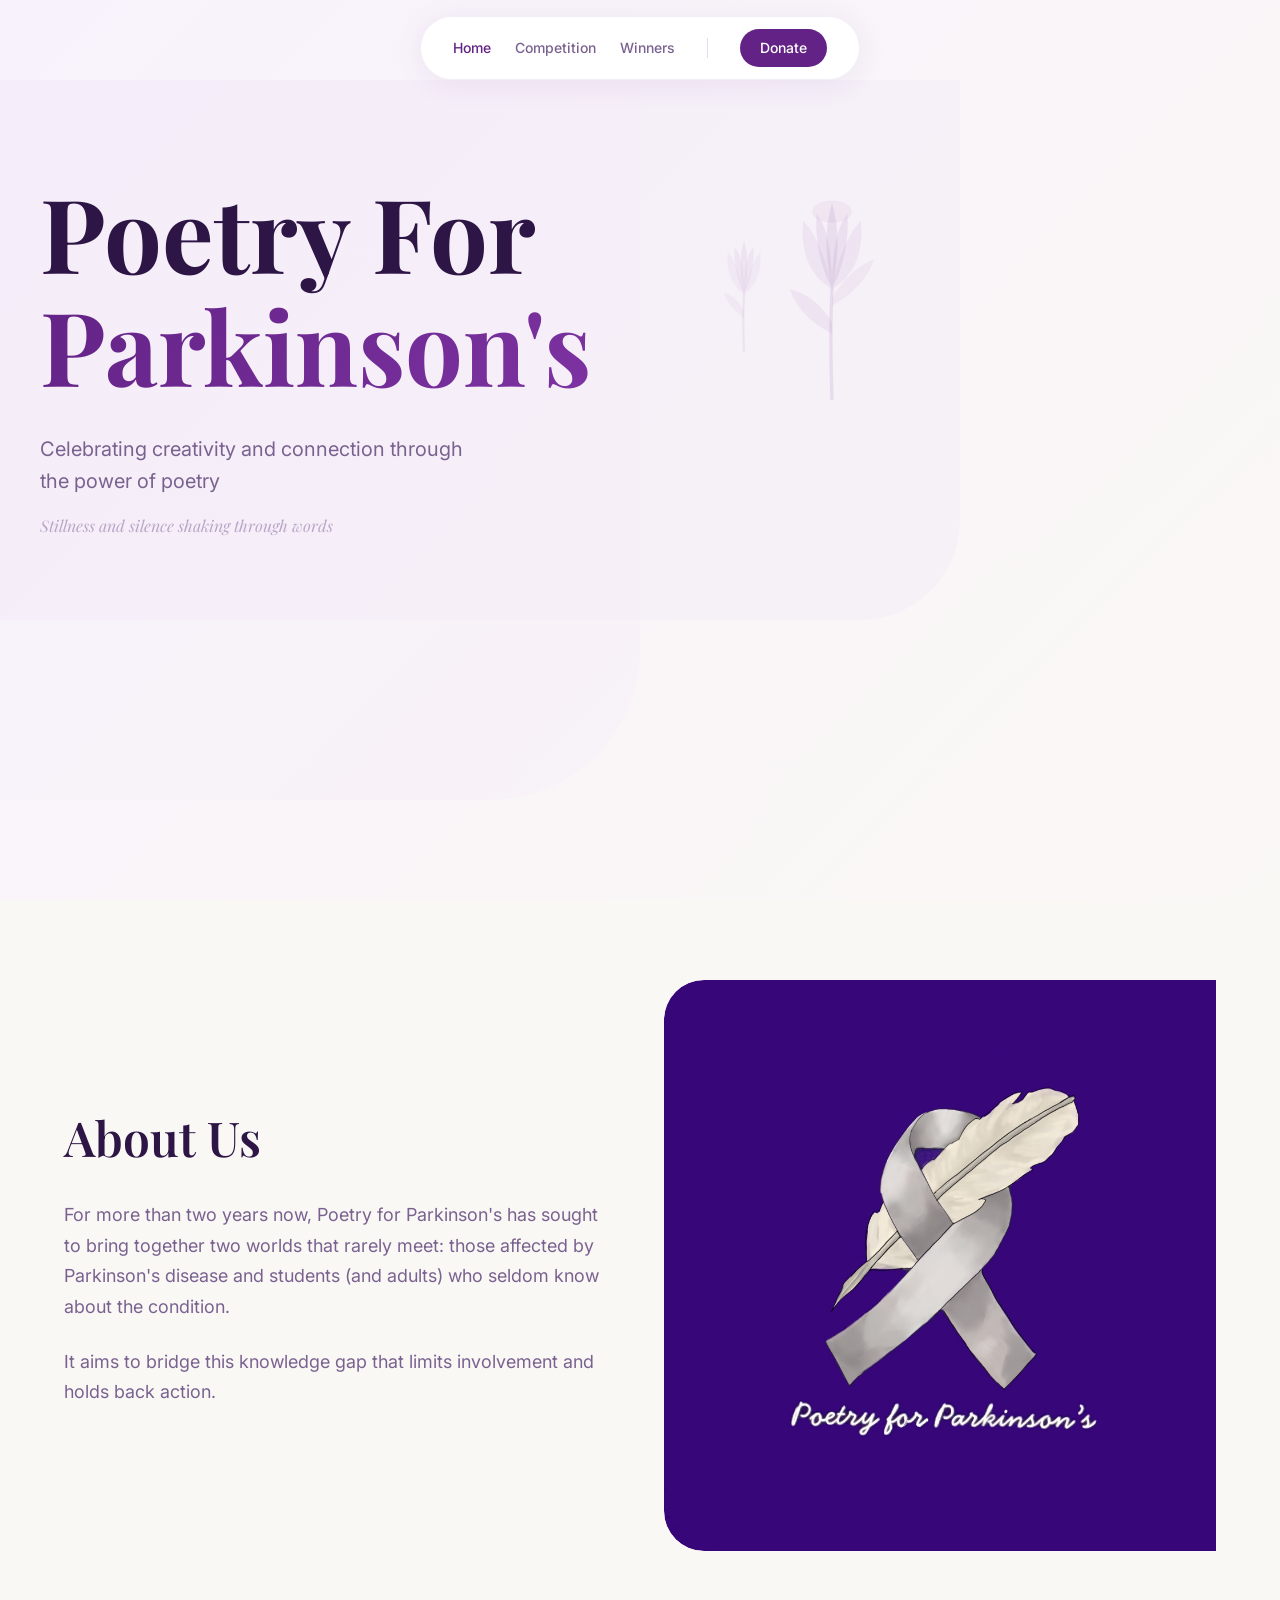
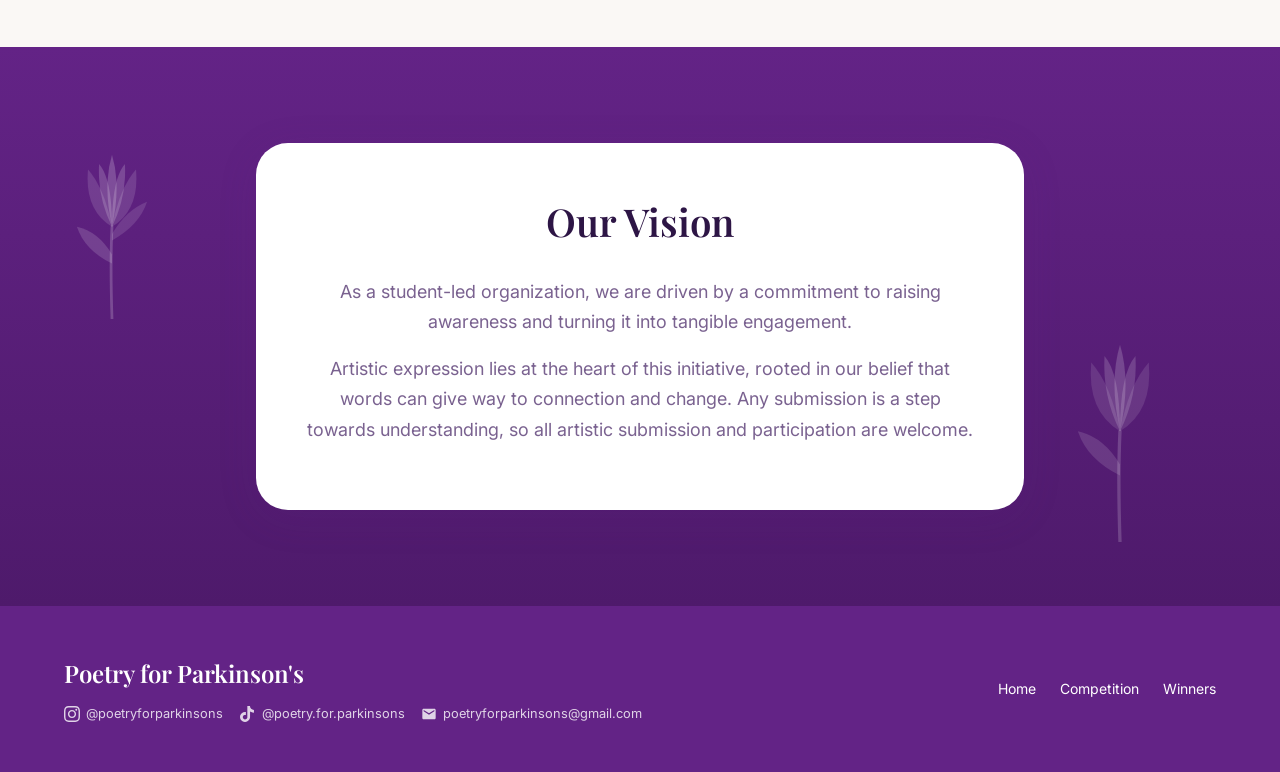
<file: index.html>
<!DOCTYPE html>
<html lang="en">
<head>
  <meta charset="UTF-8" />
  <meta name="viewport" content="width=device-width, initial-scale=1.0" />
  <title>Poetry for Parkinson's</title>
  <meta name="description" content="Celebrating creativity and connection through the power of poetry for the Parkinson's community." />
  <link rel="stylesheet" href="style.css" />
</head>
<body>

  <nav class="nav-floating">
    <div class="nav-inner">
      <div class="nav-links">
        <a href="index.html" class="active">Home</a>
        <a href="competition.html">Competition</a>
        <a href="winners.html">Winners</a>
      </div>
      <div class="nav-divider"></div>
      <a href="donate.html" class="nav-donate">Donate</a>
    </div>
  </nav>

  <section class="hero-section">
    <div class="hero-bg-shape-1">
      <svg class="tulip-svg" style="right:2rem;top:2rem;width:12rem;height:18rem;opacity:0.55" viewBox="0 0 120 260" fill="none" xmlns="http://www.w3.org/2000/svg">
        <path d="M60 260 Q58 200 60 160" stroke="#632386" stroke-opacity="0.18" stroke-width="3" stroke-linecap="round"/>
        <path d="M60 200 Q30 185 22 160 Q45 165 60 190" fill="#632386" fill-opacity="0.10"/>
        <path d="M60 175 Q90 158 98 133 Q75 142 60 168" fill="#632386" fill-opacity="0.08"/>
        <path d="M60 160 Q44 128 46 92 Q60 108 60 160Z" fill="#632386" fill-opacity="0.14"/>
        <path d="M60 160 Q76 128 74 92 Q60 108 60 160Z" fill="#632386" fill-opacity="0.14"/>
        <path d="M60 160 Q30 142 34 98 Q52 118 60 160Z" fill="#632386" fill-opacity="0.10"/>
        <path d="M60 160 Q90 142 86 98 Q68 118 60 160Z" fill="#632386" fill-opacity="0.10"/>
        <path d="M60 160 Q50 115 60 82 Q70 115 60 160Z" fill="#632386" fill-opacity="0.16"/>
        <ellipse cx="60" cy="90" rx="18" ry="10" fill="#632386" fill-opacity="0.08"/>
      </svg>
      <svg class="tulip-svg" style="right:10rem;top:6rem;width:7rem;height:11rem;opacity:0.4" viewBox="0 0 120 260" fill="none" xmlns="http://www.w3.org/2000/svg">
        <path d="M60 260 Q58 210 60 175" stroke="#632386" stroke-opacity="0.18" stroke-width="3" stroke-linecap="round"/>
        <path d="M60 210 Q38 195 30 172 Q50 178 60 200" fill="#632386" fill-opacity="0.10"/>
        <path d="M60 175 Q44 142 46 105 Q60 120 60 175Z" fill="#632386" fill-opacity="0.13"/>
        <path d="M60 175 Q76 142 74 105 Q60 120 60 175Z" fill="#632386" fill-opacity="0.13"/>
        <path d="M60 175 Q32 155 36 112 Q52 132 60 175Z" fill="#632386" fill-opacity="0.09"/>
        <path d="M60 175 Q88 155 84 112 Q68 132 60 175Z" fill="#632386" fill-opacity="0.09"/>
        <path d="M60 175 Q50 128 60 95 Q70 128 60 175Z" fill="#632386" fill-opacity="0.15"/>
      </svg>
    </div>
    <div class="hero-bg-shape-2"></div>
    <div class="container hero-content">
      <div style="max-width:56rem">
        <h1 class="hero-title">
          <span class="line-1">Poetry For</span>
          <span class="line-2">Parkinson's</span>
        </h1>
        <p class="hero-subtitle">Celebrating creativity and connection through the power of poetry</p>
        <p class="hero-slogan">Stillness and silence shaking through words</p>
      </div>
    </div>
  </section>

  <section class="about-section">
    <div class="container">
      <div class="about-grid">
        <div class="about-text">
          <h2>About Us</h2>
          <p>For more than two years now, Poetry for Parkinson's has sought to bring together two worlds that rarely meet: those affected by Parkinson's disease and students (and adults) who seldom know about the condition.</p>
          <p>It aims to bridge this knowledge gap that limits involvement and holds back action.</p>
        </div>
        <div class="split-image" style="padding:0;overflow:hidden;"><img src="[data-uri]" style="width:100%;height:100%;object-fit:cover;border-radius:inherit;" alt="Poetry for Parkinson's logo" /></div>
        </div>
      </div>
    </div>
  </section>

  <section class="vision-section">
    <svg class="tulip-svg" style="left:2rem;top:2rem;width:10rem;height:15rem" viewBox="0 0 120 260" fill="none">
      <path d="M60 260 Q58 200 60 160" stroke="#fff" stroke-opacity="0.2" stroke-width="3" stroke-linecap="round"/>
      <path d="M60 200 Q30 185 22 160 Q45 165 60 190" fill="#fff" fill-opacity="0.15"/>
      <path d="M60 175 Q90 158 98 133 Q75 142 60 168" fill="#fff" fill-opacity="0.12"/>
      <path d="M60 160 Q44 128 46 92 Q60 108 60 160Z" fill="#fff" fill-opacity="0.18"/>
      <path d="M60 160 Q76 128 74 92 Q60 108 60 160Z" fill="#fff" fill-opacity="0.18"/>
      <path d="M60 160 Q30 142 34 98 Q52 118 60 160Z" fill="#fff" fill-opacity="0.13"/>
      <path d="M60 160 Q90 142 86 98 Q68 118 60 160Z" fill="#fff" fill-opacity="0.13"/>
      <path d="M60 160 Q50 115 60 82 Q70 115 60 160Z" fill="#fff" fill-opacity="0.20"/>
    </svg>
    <svg class="tulip-svg" style="right:4rem;bottom:4rem;width:12rem;height:18rem" viewBox="0 0 120 260" fill="none">
      <path d="M60 260 Q58 200 60 160" stroke="#fff" stroke-opacity="0.18" stroke-width="3" stroke-linecap="round"/>
      <path d="M60 200 Q30 185 22 160 Q45 165 60 190" fill="#fff" fill-opacity="0.13"/>
      <path d="M60 160 Q44 128 46 92 Q60 108 60 160Z" fill="#fff" fill-opacity="0.16"/>
      <path d="M60 160 Q76 128 74 92 Q60 108 60 160Z" fill="#fff" fill-opacity="0.16"/>
      <path d="M60 160 Q30 142 34 98 Q52 118 60 160Z" fill="#fff" fill-opacity="0.11"/>
      <path d="M60 160 Q90 142 86 98 Q68 118 60 160Z" fill="#fff" fill-opacity="0.11"/>
      <path d="M60 160 Q50 115 60 82 Q70 115 60 160Z" fill="#fff" fill-opacity="0.18"/>
    </svg>
    <div class="container" style="position:relative;z-index:10">
      <div class="card-curved">
        <h2>Our Vision</h2>
        <p>As a student-led organization, we are driven by a commitment to raising awareness and turning it into tangible engagement.</p>
        <p>Artistic expression lies at the heart of this initiative, rooted in our belief that words can give way to connection and change. Any submission is a step towards understanding, so all artistic submission and participation are welcome.</p>
      </div>
    </div>
  </section>

  <footer class="footer">
    <div class="container">
      <div class="footer-inner">
        <div>
          <h3>Poetry for Parkinson's</h3>
          <div class="footer-social">
            <a href="https://instagram.com/poetryforparkinsons" target="_blank" rel="noopener">
              <svg viewBox="0 0 24 24"><path d="M12 2.163c3.204 0 3.584.012 4.85.07 3.252.148 4.771 1.691 4.919 4.919.058 1.265.069 1.645.069 4.849 0 3.205-.012 3.584-.069 4.849-.149 3.225-1.664 4.771-4.919 4.919-1.266.058-1.644.07-4.85.07-3.204 0-3.584-.012-4.849-.07-3.26-.149-4.771-1.699-4.919-4.92-.058-1.265-.07-1.644-.07-4.849 0-3.204.013-3.583.07-4.849.149-3.227 1.664-4.771 4.919-4.919 1.266-.057 1.645-.069 4.849-.069zm0-2.163c-3.259 0-3.667.014-4.947.072-4.358.2-6.78 2.618-6.98 6.98-.059 1.281-.073 1.689-.073 4.948 0 3.259.014 3.668.072 4.948.2 4.358 2.618 6.78 6.98 6.98 1.281.058 1.689.072 4.948.072 3.259 0 3.668-.014 4.948-.072 4.354-.2 6.782-2.618 6.979-6.98.059-1.28.073-1.689.073-4.948 0-3.259-.014-3.667-.072-4.947-.196-4.354-2.617-6.78-6.979-6.98-1.281-.059-1.69-.073-4.949-.073zm0 5.838c-3.403 0-6.162 2.759-6.162 6.162s2.759 6.163 6.162 6.163 6.162-2.759 6.162-6.163c0-3.403-2.759-6.162-6.162-6.162zm0 10.162c-2.209 0-4-1.79-4-4 0-2.209 1.791-4 4-4s4 1.791 4 4c0 2.21-1.791 4-4 4zm6.406-11.845c-.796 0-1.441.645-1.441 1.44s.645 1.44 1.441 1.44c.795 0 1.439-.645 1.439-1.44s-.644-1.44-1.439-1.44z"/></svg>
              @poetryforparkinsons
            </a>
            <a href="https://tiktok.com/@poetry.for.parkinsons" target="_blank" rel="noopener">
              <svg viewBox="0 0 24 24"><path d="M12.525.02c1.31-.02 2.61-.01 3.91-.02.08 1.53.63 3.09 1.75 4.17 1.12 1.11 2.7 1.62 4.24 1.79v4.03c-1.44-.05-2.89-.35-4.2-.97-.57-.26-1.1-.59-1.62-.93-.01 2.92.01 5.84-.02 8.75-.08 1.4-.54 2.79-1.35 3.94-1.31 1.92-3.58 3.17-5.91 3.21-1.43.08-2.86-.31-4.08-1.03-2.02-1.19-3.44-3.37-3.65-5.71-.02-.5-.03-1-.01-1.49.18-1.9 1.12-3.72 2.58-4.96 1.66-1.44 3.98-2.13 6.15-1.72.02 1.48-.04 2.96-.04 4.44-.99-.32-2.15-.23-3.02.37-.63.41-1.11 1.04-1.36 1.75-.21.51-.15 1.07-.14 1.61.24 1.64 1.82 3.02 3.5 2.87 1.12-.01 2.19-.66 2.77-1.61.19-.33.4-.67.41-1.06.1-1.79.06-3.57.07-5.36.01-4.03-.01-8.05.02-12.07z"/></svg>
              @poetry.for.parkinsons
            </a>
            <a href="/cdn-cgi/l/email-protection#61110e04151318070e131100130a080f120e0f1221060c00080d4f020e0c">
              <svg viewBox="0 0 24 24"><path d="M20 4H4c-1.1 0-2 .9-2 2v12c0 1.1.9 2 2 2h16c1.1 0 2-.9 2-2V6c0-1.1-.9-2-2-2zm0 4l-8 5-8-5V6l8 5 8-5v2z"/></svg>
              <span class="__cf_email__" data-cfemail="f1819e94858388979e838190839a989f829e9f82b1969c90989ddf929e9c">poetryforparkinsons@gmail.com</span>
            </a>
          </div>
        </div>
        <div class="footer-links">
          <a href="index.html">Home</a>
          <a href="competition.html">Competition</a>
          <a href="winners.html">Winners</a>
          <a href="donate.html
</file>
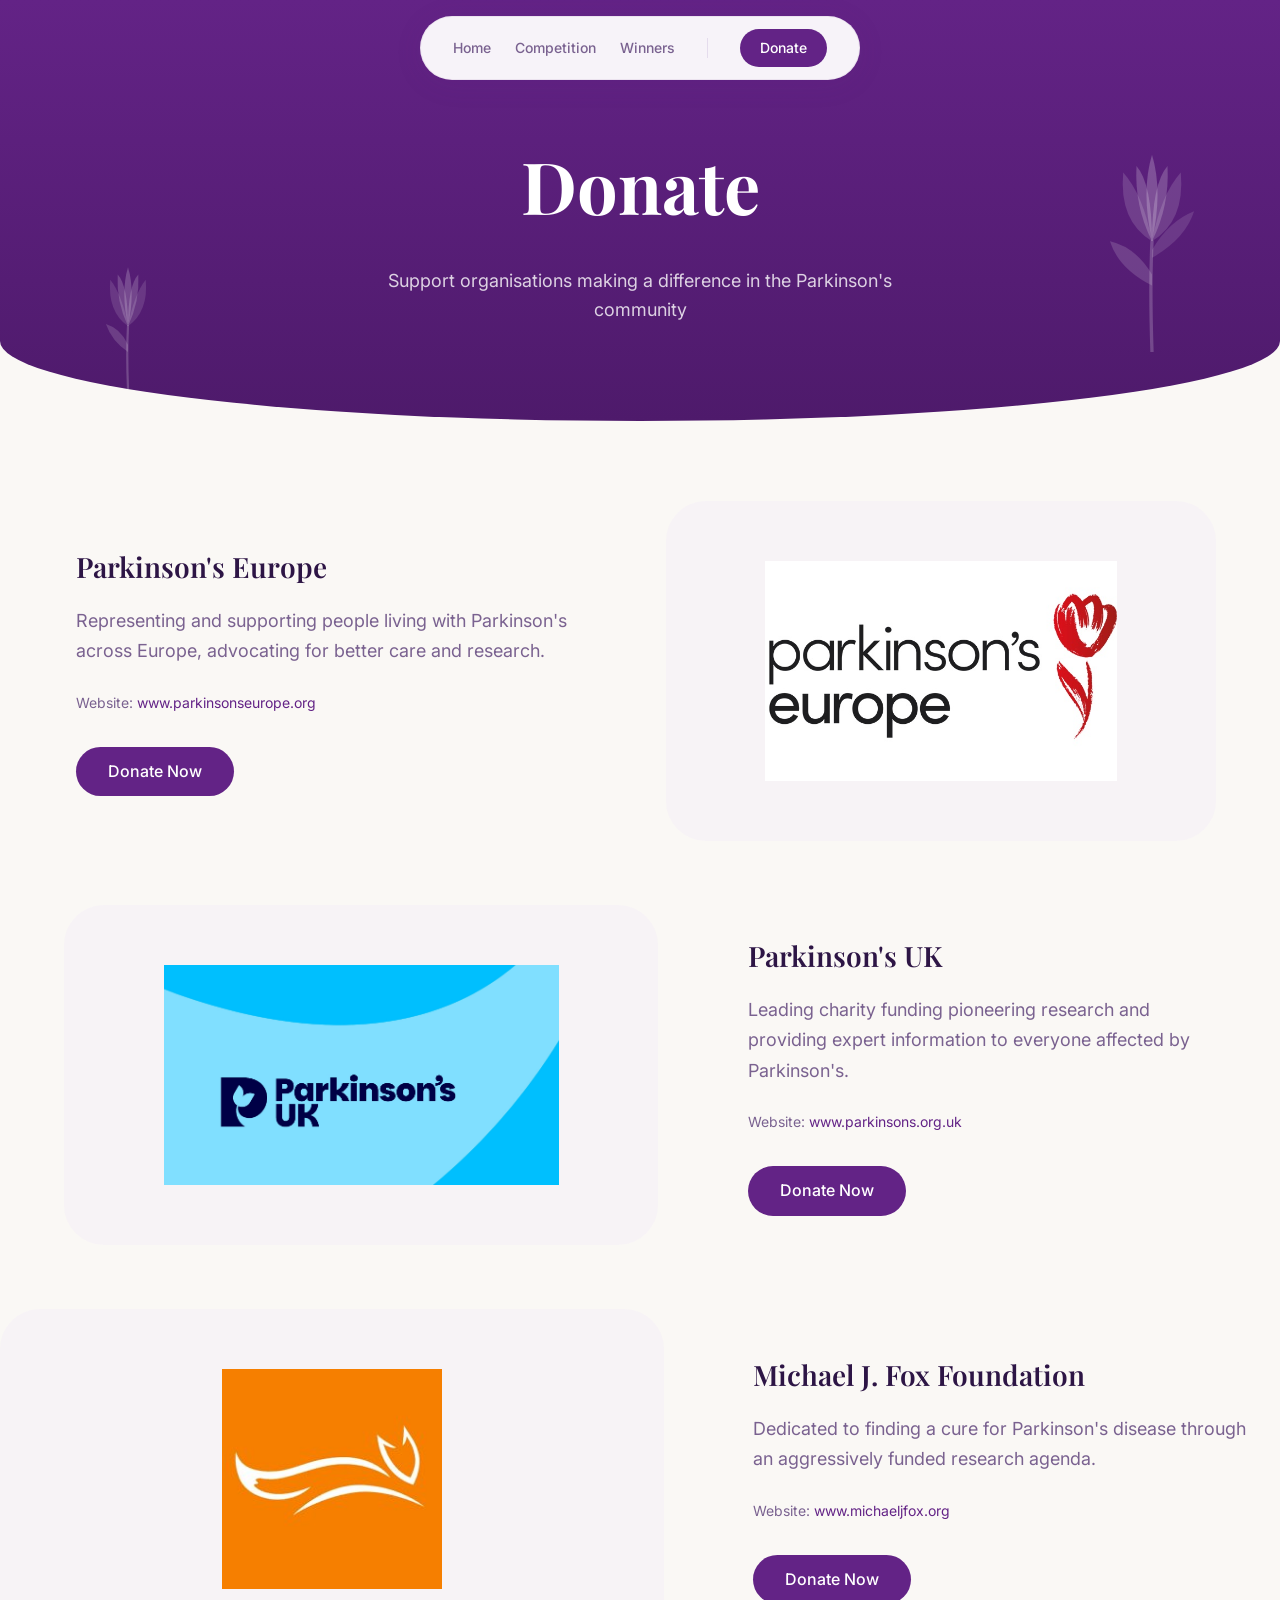
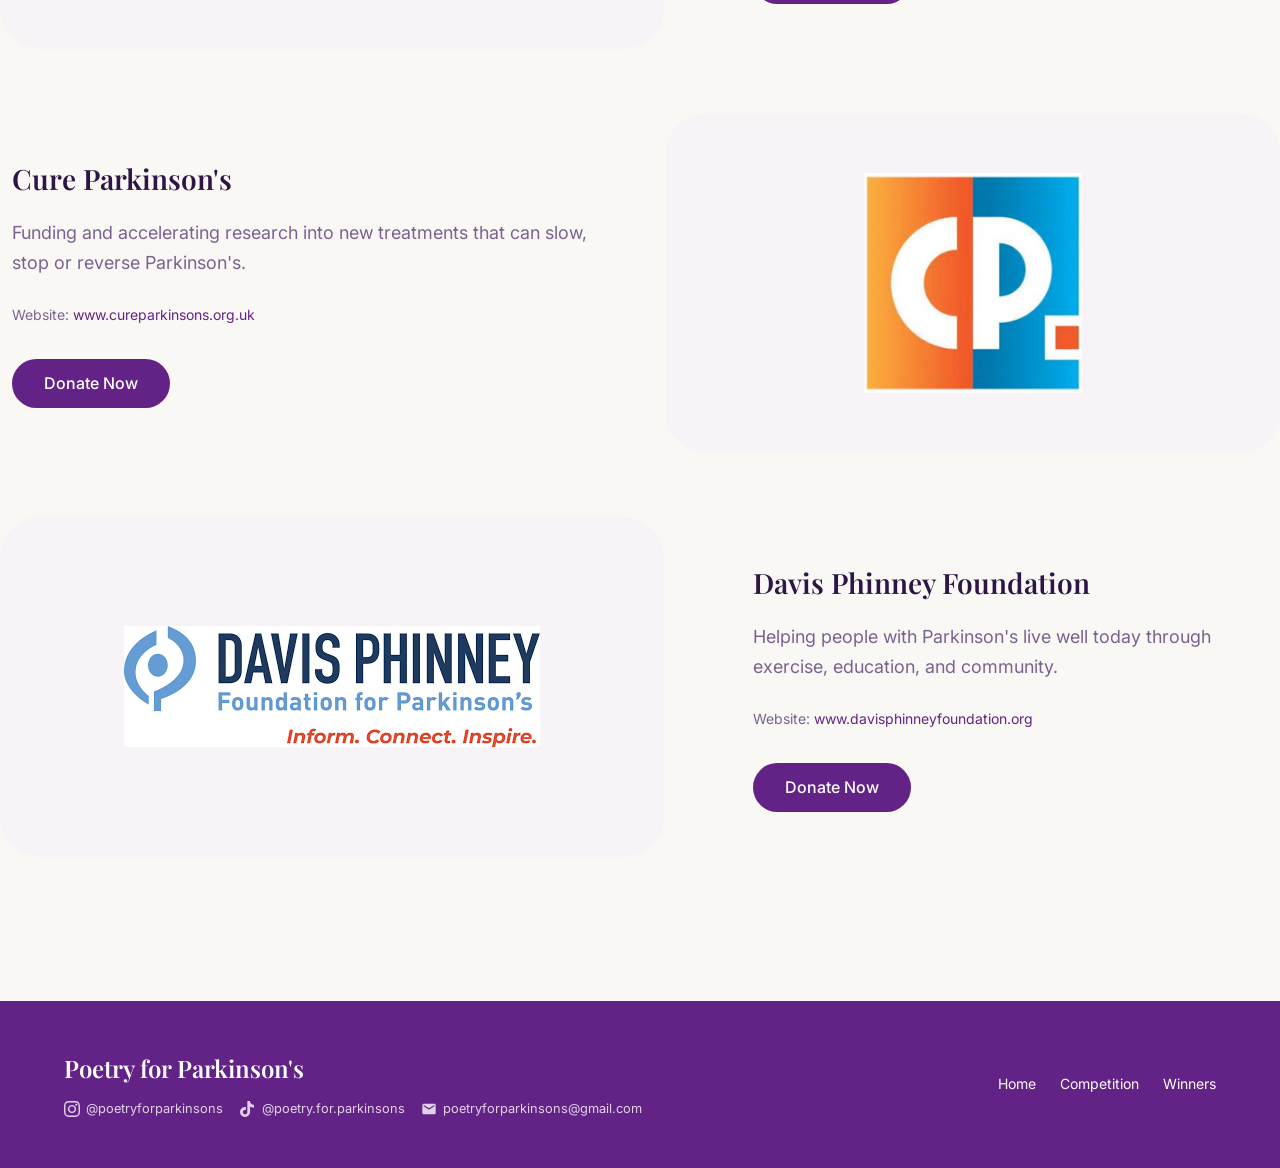
<file: donate.html>
<!DOCTYPE html>
<html lang="en">
<head>
  <meta charset="UTF-8" />
  <meta name="viewport" content="width=device-width, initial-scale=1.0" />
  <title>Donate – Poetry for Parkinson's</title>
  <meta name="description" content="Support organisations making a difference in the Parkinson's community." />
  <link rel="stylesheet" href="style.css" />

<style>
  /* Donation logo layout improvements */
  .donate-row{
    align-items:center !important;
    gap: clamp(2rem, 4vw, 4rem) !important;
  }

  .donate-text{
    padding-inline: clamp(0.25rem, 1vw, 0.75rem);
  }

  .donate-image{
    display:flex !important;
    align-items:center !important;
    justify-content:center !important;
  }

  .donate-image-box{
    width:100% !important;
    min-height: clamp(220px, 28vw, 340px) !important;
    display:flex !important;
    align-items:center !important;
    justify-content:center !important;
    padding: clamp(1rem, 2vw, 1.75rem) !important;
    border-radius: 28px !important;
  }

  .donate-image-inner,
  .logo-panel{
    width:100% !important;
    min-height: clamp(180px, 24vw, 280px) !important;
    display:flex !important;
    align-items:center !important;
    justify-content:center !important;
    padding: clamp(1rem, 2vw, 2rem) !important;
    overflow:visible !important;
    margin:0 auto !important;
  }

  .logo-panel--right,
  .logo-panel--left{
    transform:none !important;
    margin:0 auto !important;
    left:auto !important;
    right:auto !important;
  }

  .donate-image-inner img,
  .logo-panel img{
    width:auto !important;
    height:auto !important;
    max-width: min(100%, 520px) !important;
    max-height: 220px !important;
    object-fit: contain !important;
    display:block !important;
    margin:0 auto !important;
  }

  /* Make Cure Parkinson's section less left-shifted */
  .donate-row:nth-of-type(even){
    grid-template-columns: 1.08fr 0.92fr !important;
  }

  .donate-row:nth-of-type(even) .donate-text{
    padding-left: clamp(1rem, 3vw, 2.5rem) !important;
  }

  @media (max-width: 900px){
    .donate-row,
    .donate-row:nth-of-type(even){
      grid-template-columns: 1fr !important;
    }

    .donate-row:nth-of-type(even) .donate-text{
      padding-left: 0 !important;
    }

    .donate-image-box{
      min-height: 200px !important;
    }

    .donate-image-inner img,
    .logo-panel img{
      max-height: 180px !important;
    }
  }
</style>

</head>
<body>

  <nav class="nav-floating">
    <div class="nav-inner">
      <div class="nav-links">
        <a href="index.html">Home</a>
        <a href="competition.html">Competition</a>
        <a href="winners.html">Winners</a>
      </div>
      <div class="nav-divider"></div>
      <a href="donate.html" class="nav-donate active">Donate</a>
    </div>
  </nav>

  <section class="banner-curved">
    <svg class="tulip-svg" style="right:2rem;top:4rem;width:12rem;height:18rem" viewBox="0 0 120 260" fill="none">
      <path d="M60 260 Q58 200 60 160" stroke="#fff" stroke-opacity="0.2" stroke-width="3" stroke-linecap="round"/>
      <path d="M60 200 Q30 185 22 160 Q45 165 60 190" fill="#fff" fill-opacity="0.15"/>
      <path d="M60 175 Q90 158 98 133 Q75 142 60 168" fill="#fff" fill-opacity="0.12"/>
      <path d="M60 160 Q44 128 46 92 Q60 108 60 160Z" fill="#fff" fill-opacity="0.20"/>
      <path d="M60 160 Q76 128 74 92 Q60 108 60 160Z" fill="#fff" fill-opacity="0.20"/>
      <path d="M60 160 Q30 142 34 98 Q52 118 60 160Z" fill="#fff" fill-opacity="0.14"/>
      <path d="M60 160 Q90 142 86 98 Q68 118 60 160Z" fill="#fff" fill-opacity="0.14"/>
      <path d="M60 160 Q50 115 60 82 Q70 115 60 160Z" fill="#fff" fill-opacity="0.22"/>
    </svg>
    <svg class="tulip-svg" style="left:4rem;bottom:2rem;width:8rem;height:12rem" viewBox="0 0 120 260" fill="none">
      <path d="M60 260 Q58 210 60 175" stroke="#fff" stroke-opacity="0.2" stroke-width="3" stroke-linecap="round"/>
      <path d="M60 210 Q38 195 30 172 Q50 178 60 200" fill="#fff" fill-opacity="0.15"/>
      <path d="M60 175 Q44 142 46 105 Q60 120 60 175Z" fill="#fff" fill-opacity="0.18"/>
      <path d="M60 175 Q76 142 74 105 Q60 120 60 175Z" fill="#fff" fill-opacity="0.18"/>
      <path d="M60 175 Q32 155 36 112 Q52 132 60 175Z" fill="#fff" fill-opacity="0.12"/>
      <path d="M60 175 Q88 155 84 112 Q68 132 60 175Z" fill="#fff" fill-opacity="0.12"/>
      <path d="M60 175 Q50 128 60 95 Q70 128 60 175Z" fill="#fff" fill-opacity="0.20"/>
    </svg>
    <h1>Donate</h1>
    <p class="subtitle">Support organisations making a difference in the Parkinson's community</p>
  </section>

  <section class="section">
    <div class="container">

      <div class="donate-row">
        <div class="donate-text">
          <h3>Parkinson's Europe</h3>
          <p>Representing and supporting people living with Parkinson's across Europe, advocating for better care and research.</p>
          <p class="website-link"><span>Website: </span><a href="https://www.parkinsonseurope.org" target="_blank" rel="noopener">www.parkinsonseurope.org</a></p>
          <a href="https://www.parkinsonseurope.org/get-involved/donate/" target="_blank" rel="noopener" class="btn-donate">Donate Now</a>
        </div>
        <div class="donate-image">
          <div class="donate-image-box">
            <div class="donate-image-inner logo-panel logo-panel--right" style="align-items:center;justify-content:center;">
              <img src="[data-uri]" style="max-width:180px;max-height:90px;object-fit:contain;" alt="Parkinson's Europe" />
            </div>
          </div>
        </div>
      </div>

      <div class="donate-row reversed">
        <div class="donate-text">
          <h3>Parkinson's UK</h3>
          <p>Leading charity funding pioneering research and providing expert information to everyone affected by Parkinson's.</p>
          <p class="website-link"><span>Website: </span><a href="https://www.parkinsons.org.uk" target="_blank" rel="noopener">www.parkinsons.org.uk</a></p>
          <a href="https://www.parkinsons.org.uk/get-involved/donate" target="_blank" rel="noopener" class="btn-donate">Donate Now</a>
        </div>
        <div class="donate-image">
          <div class="donate-image-box">
            <div class="donate-image-inner logo-panel logo-panel--right">
              <img src="[data-uri]" style="max-width:180px;max-height:90px;object-fit:contain;" alt="Parkinson's UK" />
            </div>
            </div>
          </div>
        </div>
      </div>

      <div class="donate-row reversed">
        <div class="donate-text">
          <h3>Michael J. Fox Foundation</h3>
          <p>Dedicated to finding a cure for Parkinson's disease through an aggressively funded research agenda.</p>
          <p class="website-link"><span>Website: </span><a href="https://www.michaeljfox.org" target="_blank" rel="noopener">www.michaeljfox.org</a></p>
          <a href="https://www.michaeljfox.org/donate" target="_blank" rel="noopener" class="btn-donate">Donate Now</a>
        </div>
        <div class="donate-image">
          <div class="donate-image-box">
            <div class="donate-image-inner logo-panel logo-panel--left">
              <img src="[data-uri]" style="max-width:180px;max-height:90px;object-fit:contain;" alt="Michael J. Fox Foundation" />
            </div>
          </div>
        </div>
      </div>

      <div class="donate-row">
        <div class="donate-text">
          <h3>Cure Parkinson's</h3>
          <p>Funding and accelerating research into new treatments that can slow, stop or reverse Parkinson's.</p>
          <p class="website-link"><span>Website: </span><a href="https://www.cureparkinsons.org.uk" target="_blank" rel="noopener">www.cureparkinsons.org.uk</a></p>
          <a href="https://www.cureparkinsons.org.uk/donate" target="_blank" rel="noopener" class="btn-donate">Donate Now</a>
        </div>
        <div class="donate-image">
          <div class="donate-image-box">
            <div class="donate-image-inner logo-panel logo-panel--right">
              <img src="[data-uri]" style="max-width:180px;max-height:90px;object-fit:contain;" alt="Cure Parkinson's" />
            </div>
          </div>
        </div>
      </div>

      <div class="donate-row reversed">
        <div class="donate-text">
          <h3>Davis Phinney Foundation</h3>
          <p>Helping people with Parkinson's live well today through exercise, education, and community.</p>
          <p class="website-link"><span>Website: </span><a href="https://www.davisphinneyfoundation.org" target="_blank" rel="noopener">www.davisphinneyfoundation.org</a></p>
          <a href="https://www.davisphinneyfoundation.org/donate" target="_blank" rel="noopener" class="btn-donate">Donate Now</a>
        </div>
        <div class="donate-image">
          <div class="donate-image-box">
            <div class="donate-image-inner logo-panel logo-panel--left">
              <img src="davisphinney.png" alt="Davis Phinney Foundation logo">
            </div>
          </div>
        </div>
      </div>

    </div>
  </section>

  <footer class="footer">
    <div class="container">
      <div class="footer-inner">
        <div>
          <h3>Poetry for Parkinson's</h3>
          <div class="footer-social">
            <a href="https://instagram.com/poetryforparkinsons" target="_blank" rel="noopener">
              <svg viewBox="0 0 24 24"><path d="M12 2.163c3.204 0 3.584.012 4.85.07 3.252.148 4.771 1.691 4.919 4.919.058 1.265.069 1.645.069 4.849 0 3.205-.012 3.584-.069 4.849-.149 3.225-1.664 4.771-4.919 4.919-1.266.058-1.644.07-4.85.07-3.204 0-3.584-.012-4.849-.07-3.26-.149-4.771-1.699-4.919-4.92-.058-1.265-.07-1.644-.07-4.849 0-3.204.013-3.583.07-4.849.149-3.227 1.664-4.771 4.919-4.919 1.266-.057 1.645-.069 4.849-.069zm0-2.163c-3.259 0-3.667.014-4.947.072-4.358.2-6.78 2.618-6.98 6.98-.059 1.281-.073 1.689-.073 4.948 0 3.259.014 3.668.072 4.948.2 4.358 2.618 6.78 6.98 6.98 1.281.058 1.689.072 4.948.072 3.259 0 3.668-.014 4.948-.072 4.354-.2 6.782-2.618 6.979-6.98.059-1.28.073-1.689.073-4.948 0-3.259-.014-3.667-.072-4.947-.196-4.354-2.617-6.78-6.979-6.98-1.281-.059-1.69-.073-4.949-.073zm0 5.838c-3.403 0-6.162 2.759-6.162 6.162s2.759 6.163 6.162 6.163 6.162-2.759 6.162-6.163c0-3.403-2.759-6.162-6.162-6.162zm0 10.162c-2.209 0-4-1.79-4-4 0-2.209 1.791-4 4-4s4 1.791 4 4c0 2.21-1.791 4-4 4zm6.406-11.845c-.796 0-1.441.645-1.441 1.44s.645 1.44 1.441 1.44c.795 0 1.439-.645 1.439-1.44s-.644-1.44-1.439-1.44z"/></svg>
              @poetryforparkinsons
            </a>
            <a href="https://tiktok.com/@poetry.for.parkinsons" target="_blank" rel="noopener">
              <svg viewBox="0 0 24 24"><path d="M12.525.02c1.31-.02 2.61-.01 3.91-.02.08 1.53.63 3.09 1.75 4.17 1.12 1.11 2.7 1.62 4.24 1.79v4.03c-1.44-.05-2.89-.35-4.2-.97-.57-.26-1.1-.59-1.62-.93-.01 2.92.01 5.84-.02 8.75-.08 1.4-.54 2.79-1.35 3.94-1.31 1.92-3.58 3.17-5.91 3.21-1.43.08-2.86-.31-4.08-1.03-2.02-1.19-3.44-3.37-3.65-5.71-.02-.5-.03-1-.01-1.49.18-1.9 1.12-3.72 2.58-4.96 1.66-1.44 3.98-2.13 6.15-1.72.02 1.48-.04 2.96-.04 4.44-.99-.32-2.15-.23-3.02.37-.63.41-1.11 1.04-1.36 1.75-.21.51-.15 1.07-.14 1.61.24 1.64 1.82 3.02 3.5 2.87 1.12-.01 2.19-.66 2.77-1.61.19-.33.4-.67.41-1.06.1-1.79.06-3.57.07-5.36.01-4.03-.01-8.05.02-12.07z"/></svg>
              @poetry.for.parkinsons
            </a>
            <a href="/cdn-cgi/l/email-protection#60100f05141219060f121001120b090e130f0e1320070d01090c4e030f0d">
              <svg viewBox="0 0 24 24"><path d="M20 4H4c-1.1 0-2 .9-2 2v12c0 1.1.9 2 2 2h16c1.1 0 2-.9 2-2V6c0-1.1-.9-2-2-2zm0 4l-8 5-8-5V6l8 5 8-5v2z"/></svg>
              <span class="__cf_email__" data-cfemail="24544b4150565d424b565445564f4d4a574b4a57644349454d480a474b49">poetryforparkinsons@gmail.com</span>
            </a>
          </div>
        </div>
        <div class="footer-links">
          <a href="index.html">Home</a>
          <a href="competition.html">Competition</a>
          <a href="winners.html">Winners</a>
          <a href="donate.html
</file>
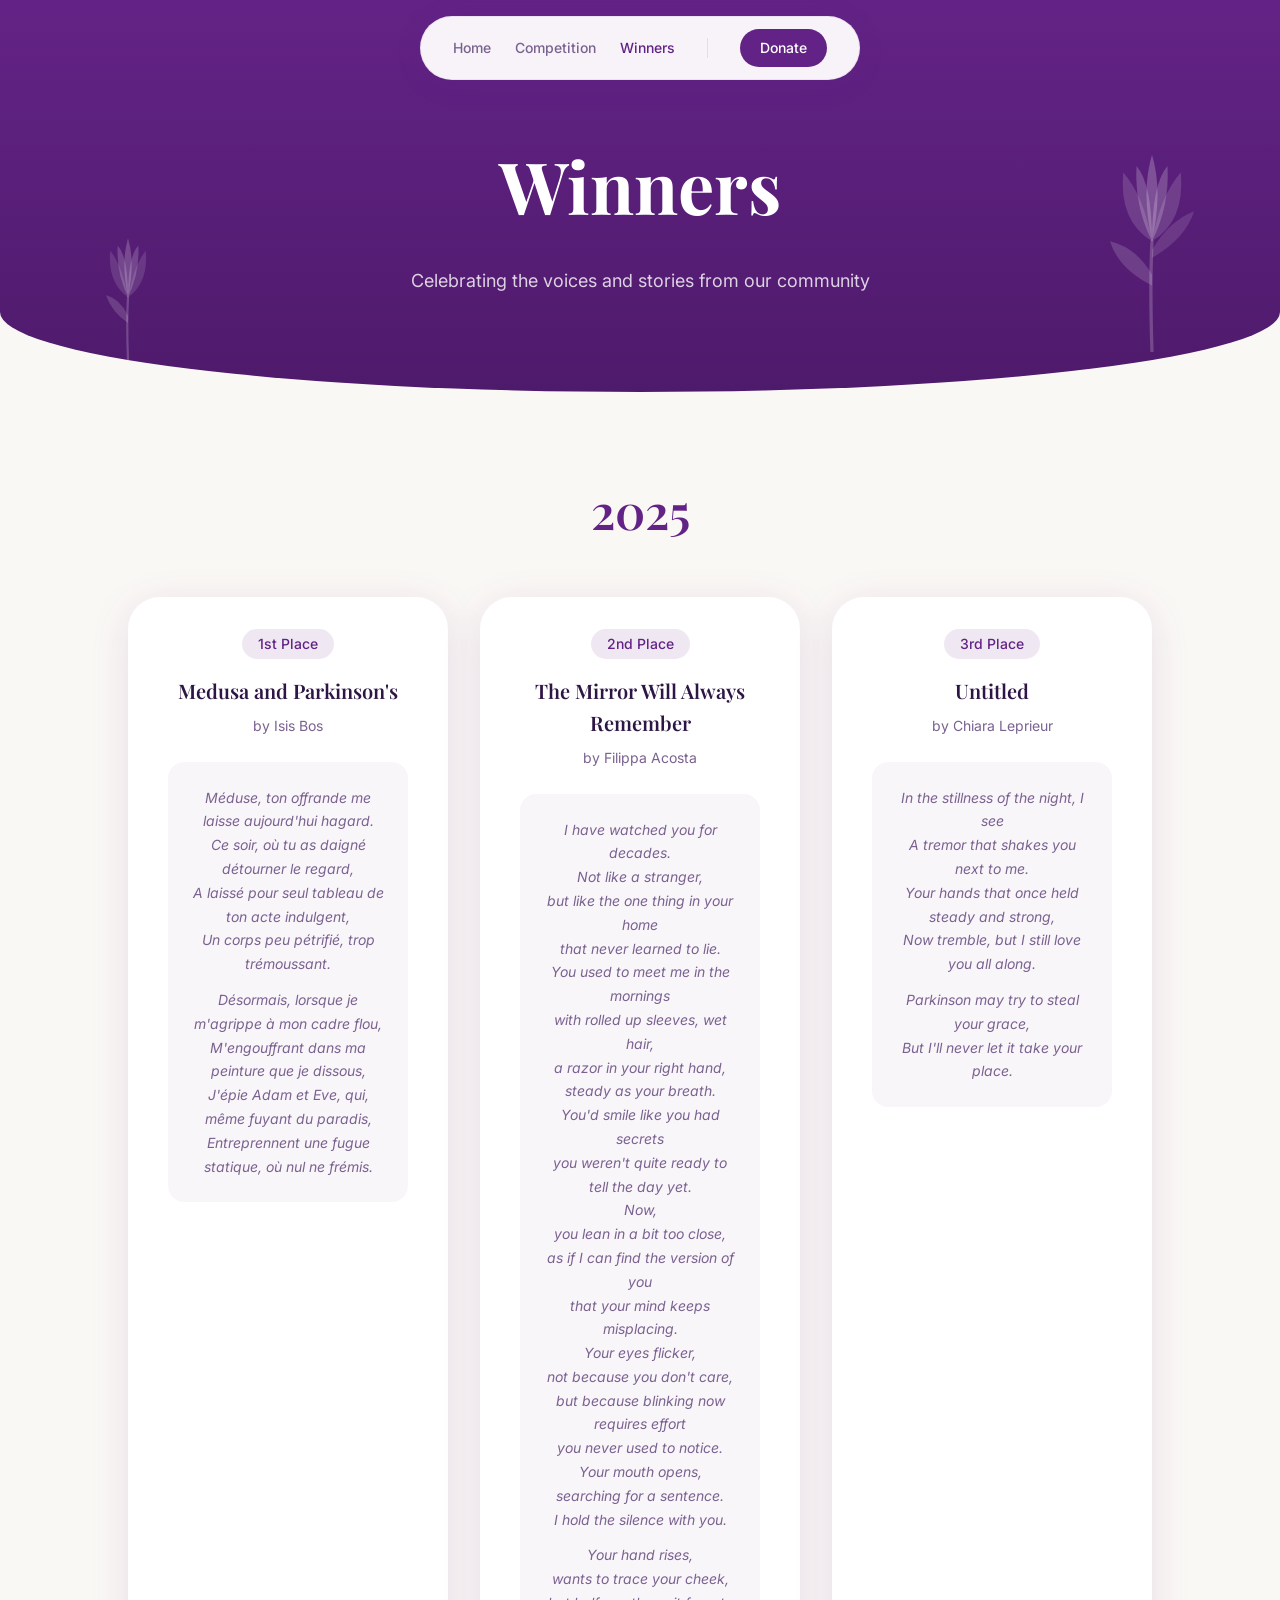
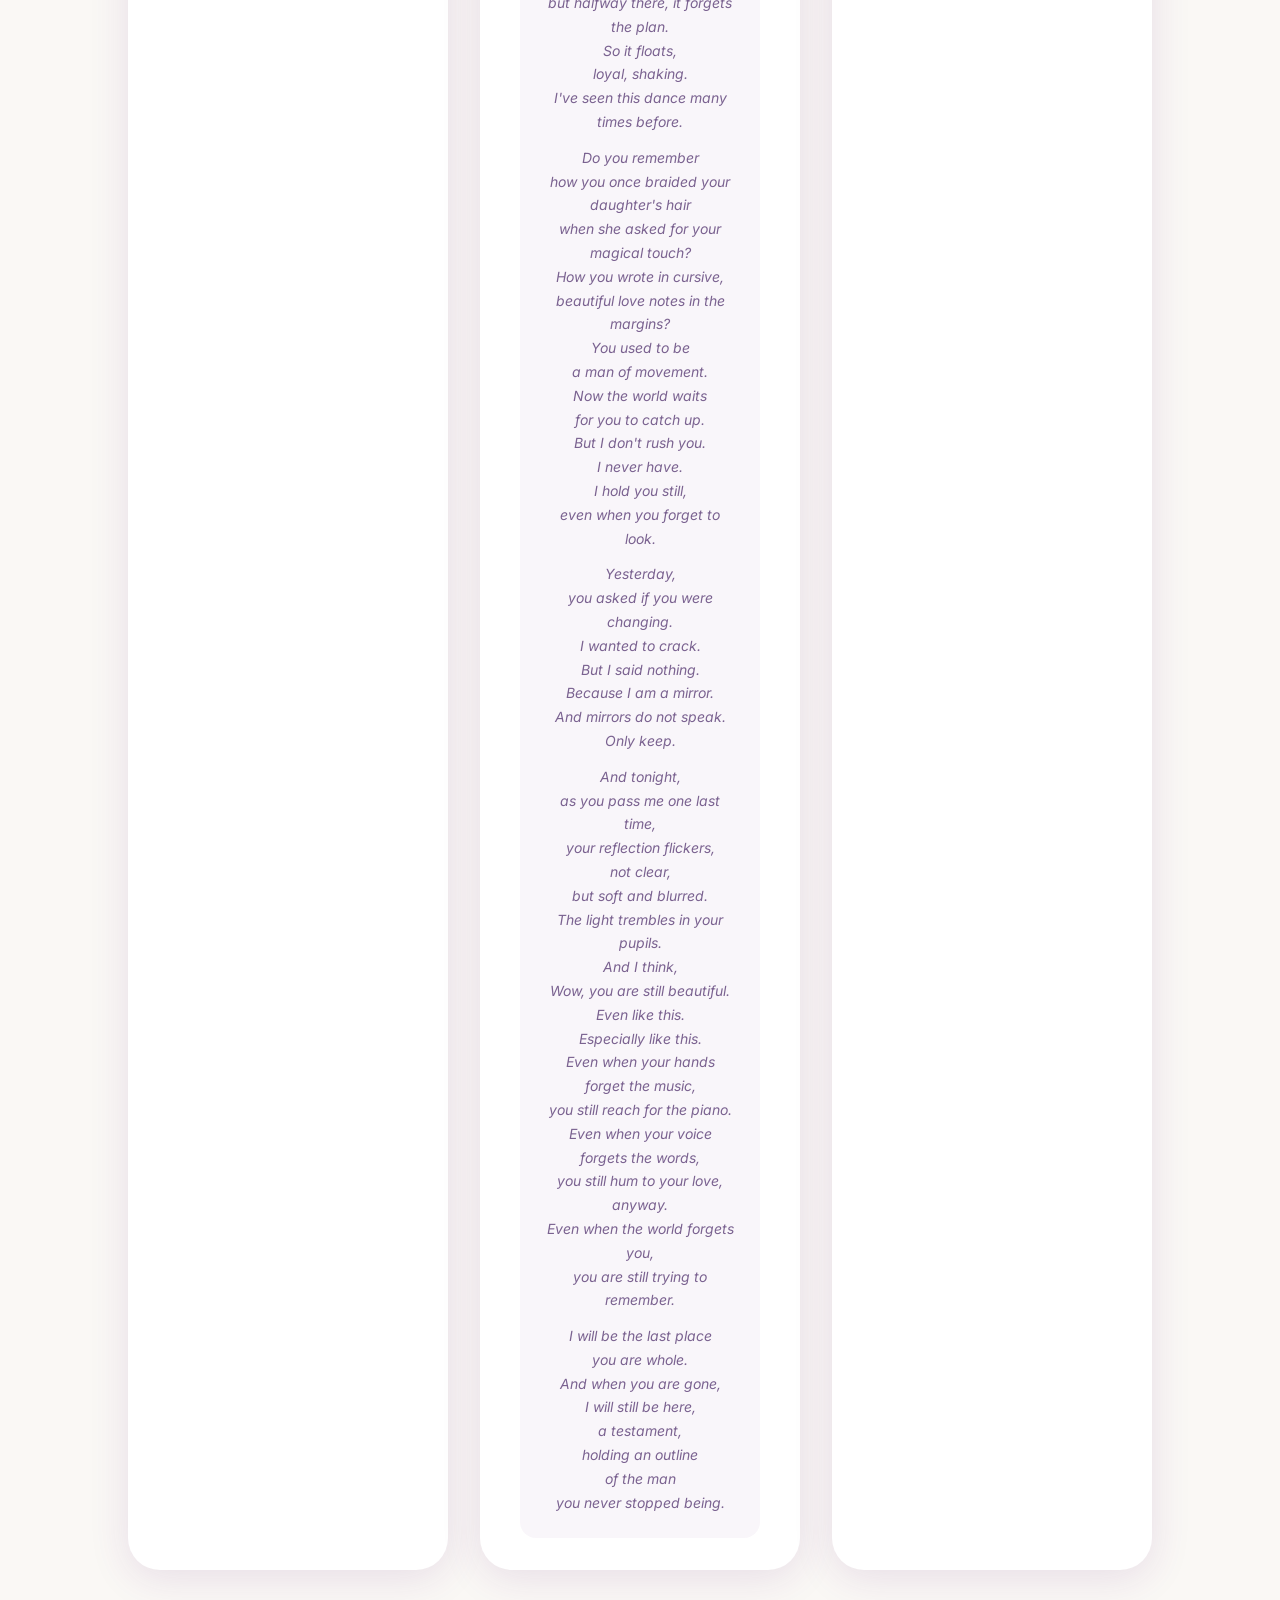
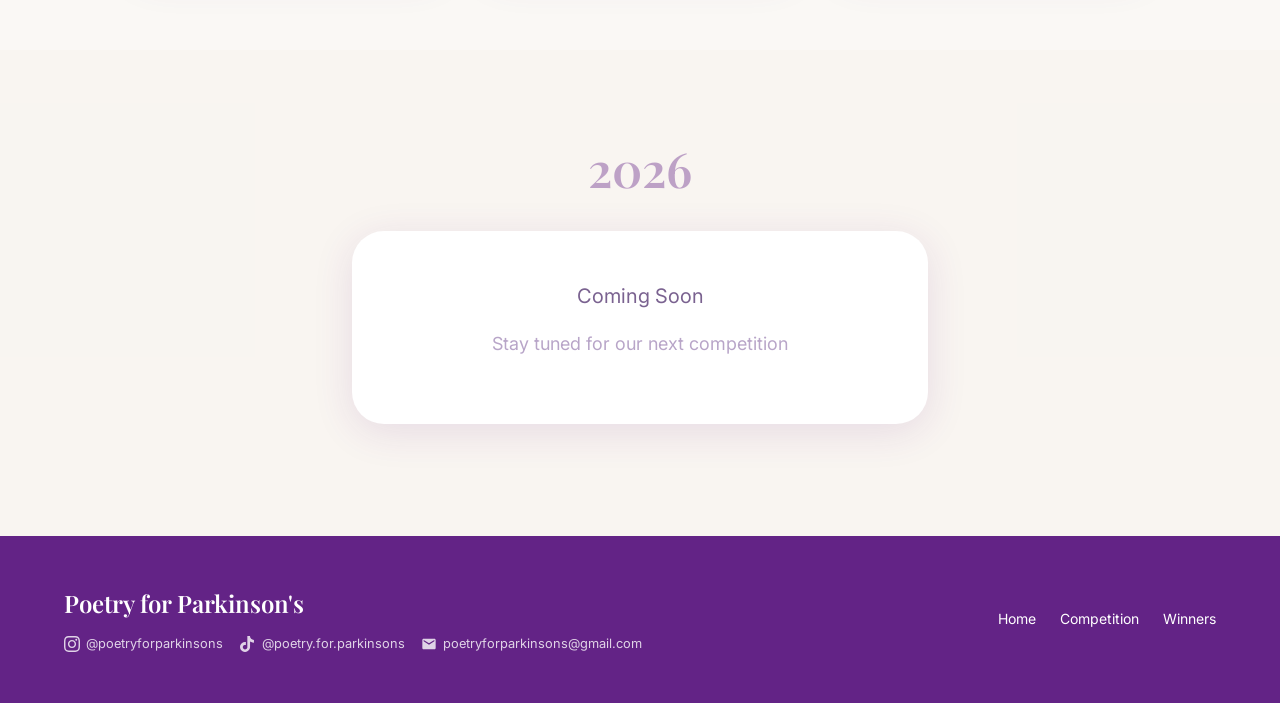
<file: winners.html>
<!DOCTYPE html>
<html lang="en">
<head>
  <meta charset="UTF-8" />
  <meta name="viewport" content="width=device-width, initial-scale=1.0" />
  <title>Winners – Poetry for Parkinson's</title>
  <meta name="description" content="Celebrating the winning poems from our annual Poetry for Parkinson's competition." />
  <link rel="stylesheet" href="style.css" />
</head>
<body>

  <nav class="nav-floating">
    <div class="nav-inner">
      <div class="nav-links">
        <a href="index.html">Home</a>
        <a href="competition.html">Competition</a>
        <a href="winners.html" class="active">Winners</a>
      </div>
      <div class="nav-divider"></div>
      <a href="donate.html" class="nav-donate">Donate</a>
    </div>
  </nav>

  <section class="banner-curved">
    <svg class="tulip-svg" style="right:2rem;top:4rem;width:12rem;height:18rem" viewBox="0 0 120 260" fill="none">
      <path d="M60 260 Q58 200 60 160" stroke="#fff" stroke-opacity="0.2" stroke-width="3" stroke-linecap="round"/>
      <path d="M60 200 Q30 185 22 160 Q45 165 60 190" fill="#fff" fill-opacity="0.15"/>
      <path d="M60 175 Q90 158 98 133 Q75 142 60 168" fill="#fff" fill-opacity="0.12"/>
      <path d="M60 160 Q44 128 46 92 Q60 108 60 160Z" fill="#fff" fill-opacity="0.20"/>
      <path d="M60 160 Q76 128 74 92 Q60 108 60 160Z" fill="#fff" fill-opacity="0.20"/>
      <path d="M60 160 Q30 142 34 98 Q52 118 60 160Z" fill="#fff" fill-opacity="0.14"/>
      <path d="M60 160 Q90 142 86 98 Q68 118 60 160Z" fill="#fff" fill-opacity="0.14"/>
      <path d="M60 160 Q50 115 60 82 Q70 115 60 160Z" fill="#fff" fill-opacity="0.22"/>
    </svg>
    <svg class="tulip-svg" style="left:4rem;bottom:2rem;width:8rem;height:12rem" viewBox="0 0 120 260" fill="none">
      <path d="M60 260 Q58 210 60 175" stroke="#fff" stroke-opacity="0.2" stroke-width="3" stroke-linecap="round"/>
      <path d="M60 210 Q38 195 30 172 Q50 178 60 200" fill="#fff" fill-opacity="0.15"/>
      <path d="M60 175 Q44 142 46 105 Q60 120 60 175Z" fill="#fff" fill-opacity="0.18"/>
      <path d="M60 175 Q76 142 74 105 Q60 120 60 175Z" fill="#fff" fill-opacity="0.18"/>
      <path d="M60 175 Q32 155 36 112 Q52 132 60 175Z" fill="#fff" fill-opacity="0.12"/>
      <path d="M60 175 Q88 155 84 112 Q68 132 60 175Z" fill="#fff" fill-opacity="0.12"/>
      <path d="M60 175 Q50 128 60 95 Q70 128 60 175Z" fill="#fff" fill-opacity="0.20"/>
    </svg>
    <h1>Winners</h1>
    <p class="subtitle">Celebrating the voices and stories from our community</p>
  </section>

  <section class="section">
    <div class="container">
      <h2 class="section-title">2025</h2>
      <div class="winners-grid">

        <div class="winner-card">
          <span class="winner-badge">1st Place</span>
          <h3>Medusa and Parkinson's</h3>
          <p class="author">by Isis Bos</p>
          <div class="poem-excerpt">
            <p>Méduse, ton offrande me laisse aujourd'hui hagard.<br>
            Ce soir, où tu as daigné détourner le regard,<br>
            A laissé pour seul tableau de ton acte indulgent,<br>
            Un corps peu pétrifié, trop trémoussant.</p>
            <p style="margin-top:0.75rem">Désormais, lorsque je m'agrippe à mon cadre flou,<br>
            M'engouffrant dans ma peinture que je dissous,<br>
            J'épie Adam et Eve, qui, même fuyant du paradis,<br>
            Entreprennent une fugue statique, où nul ne frémis.</p>
          </div>
        </div>

        <div class="winner-card">
          <span class="winner-badge">2nd Place</span>
          <h3>The Mirror Will Always Remember</h3>
          <p class="author">by Filippa Acosta</p>
          <div class="poem-excerpt">
            <p>I have watched you for decades.<br>
            Not like a stranger,<br>
            but like the one thing in your home<br>
            that never learned to lie.<br>
            You used to meet me in the mornings<br>
            with rolled up sleeves, wet hair,<br>
            a razor in your right hand,<br>
            steady as your breath.<br>
            You'd smile like you had secrets<br>
            you weren't quite ready to tell the day yet.<br>
            Now,<br>
            you lean in a bit too close,<br>
            as if I can find the version of you<br>
            that your mind keeps misplacing.<br>
            Your eyes flicker,<br>
            not because you don't care,<br>
            but because blinking now<br>
            requires effort<br>
            you never used to notice.<br>
            Your mouth opens,<br>
            searching for a sentence.<br>
            I hold the silence with you.</p>
            <p style="margin-top:0.75rem">Your hand rises,<br>
            wants to trace your cheek,<br>
            but halfway there, it forgets the plan.<br>
            So it floats,<br>
            loyal, shaking.<br>
            I've seen this dance many times before.</p>
            <p style="margin-top:0.75rem">Do you remember<br>
            how you once braided your daughter's hair<br>
            when she asked for your magical touch?<br>
            How you wrote in cursive,<br>
            beautiful love notes in the margins?<br>
            You used to be<br>
            a man of movement.<br>
            Now the world waits<br>
            for you to catch up.<br>
            But I don't rush you.<br>
            I never have.<br>
            I hold you still,<br>
            even when you forget to look.</p>
            <p style="margin-top:0.75rem">Yesterday,<br>
            you asked if you were changing.<br>
            I wanted to crack.<br>
            But I said nothing.<br>
            Because I am a mirror.<br>
            And mirrors do not speak.<br>
            Only keep.</p>
            <p style="margin-top:0.75rem">And tonight,<br>
            as you pass me one last time,<br>
            your reflection flickers,<br>
            not clear,<br>
            but soft and blurred.<br>
            The light trembles in your pupils.<br>
            And I think,<br>
            Wow, you are still beautiful.<br>
            Even like this.<br>
            Especially like this.<br>
            Even when your hands forget the music,<br>
            you still reach for the piano.<br>
            Even when your voice forgets the words,<br>
            you still hum to your love, anyway.<br>
            Even when the world forgets you,<br>
            you are still trying to remember.</p>
            <p style="margin-top:0.75rem">I will be the last place<br>
            you are whole.<br>
            And when you are gone,<br>
            I will still be here,<br>
            a testament,<br>
            holding an outline<br>
            of the man<br>
            you never stopped being.</p>
          </div>
        </div>

        <div class="winner-card">
          <span class="winner-badge">3rd Place</span>
          <h3>Untitled</h3>
          <p class="author">by Chiara Leprieur</p>
          <div class="poem-excerpt">
            <p>In the stillness of the night, I see<br>
            A tremor that shakes you next to me.<br>
            Your hands that once held steady and strong,<br>
            Now tremble, but I still love you all along.</p>
            <p style="margin-top:0.75rem">Parkinson may try to steal your grace,<br>
            But I'll never let it take your place.</p>
          </div>
        </div>

      </div>
    </div>
  </section>

  <section class="coming-soon-section">
    <div class="container">
      <h2>2026</h2>
      <div class="card-curved" style="max-width:36rem;margin:0 auto">
        <p style="font-size:1.25rem;color:var(--muted)">Coming Soon</p>
        <p style="color:var(--muted-light);margin-top:1rem">Stay tuned for our next competition</p>
      </div>
    </div>
  </section>

  <footer class="footer">
    <div class="container">
      <div class="footer-inner">
        <div>
          <h3>Poetry for Parkinson's</h3>
          <div class="footer-social">
            <a href="https://instagram.com/poetryforparkinsons" target="_blank" rel="noopener">
              <svg viewBox="0 0 24 24"><path d="M12 2.163c3.204 0 3.584.012 4.85.07 3.252.148 4.771 1.691 4.919 4.919.058 1.265.069 1.645.069 4.849 0 3.205-.012 3.584-.069 4.849-.149 3.225-1.664 4.771-4.919 4.919-1.266.058-1.644.07-4.85.07-3.204 0-3.584-.012-4.849-.07-3.26-.149-4.771-1.699-4.919-4.92-.058-1.265-.07-1.644-.07-4.849 0-3.204.013-3.583.07-4.849.149-3.227 1.664-4.771 4.919-4.919 1.266-.057 1.645-.069 4.849-.069zm0-2.163c-3.259 0-3.667.014-4.947.072-4.358.2-6.78 2.618-6.98 6.98-.059 1.281-.073 1.689-.073 4.948 0 3.259.014 3.668.072 4.948.2 4.358 2.618 6.78 6.98 6.98 1.281.058 1.689.072 4.948.072 3.259 0 3.668-.014 4.948-.072 4.354-.2 6.782-2.618 6.979-6.98.059-1.28.073-1.689.073-4.948 0-3.259-.014-3.667-.072-4.947-.196-4.354-2.617-6.78-6.979-6.98-1.281-.059-1.69-.073-4.949-.073zm0 5.838c-3.403 0-6.162 2.759-6.162 6.162s2.759 6.163 6.162 6.163 6.162-2.759 6.162-6.163c0-3.403-2.759-6.162-6.162-6.162zm0 10.162c-2.209 0-4-1.79-4-4 0-2.209 1.791-4 4-4s4 1.791 4 4c0 2.21-1.791 4-4 4zm6.406-11.845c-.796 0-1.441.645-1.441 1.44s.645 1.44 1.441 1.44c.795 0 1.439-.645 1.439-1.44s-.644-1.44-1.439-1.44z"/></svg>
              @poetryforparkinsons
            </a>
            <a href="https://tiktok.com/@poetry.for.parkinsons" target="_blank" rel="noopener">
              <svg viewBox="0 0 24 24"><path d="M12.525.02c1.31-.02 2.61-.01 3.91-.02.08 1.53.63 3.09 1.75 4.17 1.12 1.11 2.7 1.62 4.24 1.79v4.03c-1.44-.05-2.89-.35-4.2-.97-.57-.26-1.1-.59-1.62-.93-.01 2.92.01 5.84-.02 8.75-.08 1.4-.54 2.79-1.35 3.94-1.31 1.92-3.58 3.17-5.91 3.21-1.43.08-2.86-.31-4.08-1.03-2.02-1.19-3.44-3.37-3.65-5.71-.02-.5-.03-1-.01-1.49.18-1.9 1.12-3.72 2.58-4.96 1.66-1.44 3.98-2.13 6.15-1.72.02 1.48-.04 2.96-.04 4.44-.99-.32-2.15-.23-3.02.37-.63.41-1.11 1.04-1.36 1.75-.21.51-.15 1.07-.14 1.61.24 1.64 1.82 3.02 3.5 2.87 1.12-.01 2.19-.66 2.77-1.61.19-.33.4-.67.41-1.06.1-1.79.06-3.57.07-5.36.01-4.03-.01-8.05.02-12.07z"/></svg>
              @poetry.for.parkinsons
            </a>
            <a href="/cdn-cgi/l/email-protection#c9b9a6acbdbbb0afa6bbb9a8bba2a0a7baa6a7ba89aea4a8a0a5e7aaa6a4">
              <svg viewBox="0 0 24 24"><path d="M20 4H4c-1.1 0-2 .9-2 2v12c0 1.1.9 2 2 2h16c1.1 0 2-.9 2-2V6c0-1.1-.9-2-2-2zm0 4l-8 5-8-5V6l8 5 8-5v2z"/></svg>
              <span class="__cf_email__" data-cfemail="13637c7667616a757c61637261787a7d607c7d6053747e727a7f3d707c7e">poetryforparkinsons@gmail.com</span>
            </a>
          </div>
        </div>
        <div class="footer-links">
          <a href="index.html">Home</a>
          <a href="competition.html">Competition</a>
          <a href="winners.html">Winners</a>
          <a href="donate.html
</file>
<file: style.css>
@import url('https://fonts.googleapis.com/css2?family=Playfair+Display:ital,wght@0,400;0,500;0,600;0,700;1,400&family=Inter:wght@300;400;500;600&display=swap');

*, *::before, *::after { margin: 0; padding: 0; box-sizing: border-box; }

:root {
  --primary: #632386;
  --primary-fg: #ffffff;
  --foreground: #2d1545;
  --muted: #7a6290;
  --muted-light: #b8a5c8;
  --purple-light: #f3ecf8;
  --purple-muted: #d9c8e8;
  --cream: #faf8f5;
  --cream-dark: #f3efe8;
  --lavender: #f8f2fc;
  --white: #ffffff;
  --border: #e5dced;
  --font-serif: 'Playfair Display', Georgia, serif;
  --font-sans: 'Inter', system-ui, sans-serif;
  --shadow-soft: 0 4px 30px rgba(99,35,134,0.08);
  --shadow-medium: 0 8px 40px rgba(99,35,134,0.12);
}

html { scroll-behavior: smooth; }
body { font-family: var(--font-sans); background: var(--cream); color: var(--foreground); -webkit-font-smoothing: antialiased; line-height: 1.6; }
h1,h2,h3,h4,h5,h6 { font-family: var(--font-serif); }
a { text-decoration: none; color: inherit; }
img { max-width: 100%; display: block; }
.container { max-width: 1200px; margin: 0 auto; padding: 0 1.5rem; }

/* Nav */
.nav-floating { position: fixed; top: 1rem; left: 50%; transform: translateX(-50%); z-index: 100; background: rgba(255,255,255,0.95); backdrop-filter: blur(12px); padding: 0.75rem 2rem; border-radius: 9999px; box-shadow: var(--shadow-soft); border: 1px solid rgba(99,35,134,0.08); }
.nav-inner { display: flex; align-items: center; gap: 2rem; }
.nav-links { display: flex; align-items: center; gap: 1.5rem; }
.nav-links a { font-size: 0.875rem; font-weight: 500; color: var(--muted); transition: color 0.2s; }
.nav-links a:hover, .nav-links a.active { color: var(--primary); }
.nav-divider { width: 1px; height: 1.25rem; background: var(--border); }
.nav-donate { background: var(--primary); color: var(--primary-fg); padding: 0.5rem 1.25rem; border-radius: 9999px; font-size: 0.875rem; font-weight: 500; transition: opacity 0.2s; }
.nav-donate:hover { opacity: 0.9; }

/* Banner */
.banner-curved { position: relative; background: linear-gradient(180deg, var(--primary) 0%, #4e1a6b 100%); color: var(--primary-fg); padding: 8rem 0 6rem; border-radius: 0 0 50% 50% / 0 0 80px 80px; overflow: hidden; text-align: center; }
.banner-curved h1 { font-size: clamp(2.5rem, 6vw, 4.5rem); font-weight: 700; }
.banner-curved .subtitle { margin-top: 1.5rem; color: rgba(255,255,255,0.8); font-size: 1.125rem; max-width: 32rem; margin-left: auto; margin-right: auto; }

/* Tulip SVG */
.tulip-svg { position: absolute; pointer-events: none; }

/* Hero */
.hero-section { min-height: 100vh; position: relative; overflow: hidden; padding-top: 6rem; background: linear-gradient(135deg, var(--lavender) 0%, var(--cream) 100%); }
.hero-bg-shape-1 { position: absolute; top: 5rem; left: 0; width: 75%; height: 60%; background: rgba(243,236,248,0.5); border-radius: 0 0 100px 0; }
.hero-bg-shape-2 { position: absolute; top: 5rem; left: 0; width: 50%; height: 80%; background: rgba(243,236,248,0.3); border-radius: 0 0 150px 0; }
.hero-content { position: relative; z-index: 10; padding: 5rem 0; }
.hero-title { font-size: clamp(3rem, 8vw, 7rem); font-weight: 700; line-height: 1.1; }
.hero-title .line-1 { display: block; animation: fadeUp 0.6s ease-out forwards; }
.hero-title .line-2 { display: block; background: linear-gradient(135deg, var(--primary) 0%, #8a3aaf 100%); -webkit-background-clip: text; -webkit-text-fill-color: transparent; background-clip: text; animation: fadeUp 0.6s ease-out 0.2s forwards; opacity: 0; }
.hero-subtitle { margin-top: 2rem; font-size: 1.25rem; color: var(--muted); max-width: 28rem; animation: fadeUp 0.6s ease-out 0.4s forwards; opacity: 0; }
.hero-slogan { margin-top: 1rem; font-family: var(--font-serif); font-style: italic; font-size: 1rem; color: var(--muted-light); max-width: 28rem; animation: fadeUp 0.6s ease-out 0.6s forwards; opacity: 0; }
@keyframes fadeUp { from { opacity: 0; transform: translateY(20px); } to { opacity: 1; transform: translateY(0); } }

/* About */
.about-section { padding: 5rem 0 6rem; overflow: hidden; }
.about-grid { display: grid; grid-template-columns: 1fr 1fr; gap: 3rem; align-items: center; }
.about-text h2 { font-size: clamp(2rem, 4vw, 3rem); font-weight: 600; margin-bottom: 1.5rem; }
.about-text p { color: var(--muted); font-size: 1.125rem; line-height: 1.7; margin-bottom: 1.5rem; }
.about-image-placeholder { position: relative; height: 400px; }
.about-image-inner { position: absolute; inset: 0; right: -5rem; background: rgba(217,200,232,0.4); border-radius: 60px 0 0 60px; display: flex; align-items: flex-end; padding: 2rem; }
.about-image-inner span { font-size: 0.875rem; color: var(--muted); font-style: italic; }

/* Vision */
.vision-section { position: relative; background: linear-gradient(180deg, var(--primary) 0%, #4e1a6b 100%); padding: 6rem 0; overflow: hidden; }
.card-curved { background: var(--white); border-radius: 2rem; padding: 3rem; box-shadow: var(--shadow-medium); text-align: center; max-width: 48rem; margin: 0 auto; }
.card-curved h2 { font-size: clamp(1.75rem, 3vw, 2.5rem); font-weight: 600; margin-bottom: 1.5rem; }
.card-curved p { color: var(--muted); font-size: 1.125rem; line-height: 1.7; margin-bottom: 1rem; }

/* Collaborators */
.collaborators-section { padding: 5rem 0 7rem; background: rgba(243,239,232,0.3); }
.collaborators-section h2 { font-size: clamp(1.75rem, 3vw, 2.5rem); font-weight: 600; text-align: center; margin-bottom: 0.75rem; }
.collaborators-section .subtitle { text-align: center; color: var(--muted); margin-bottom: 3rem; max-width: 32rem; margin-left: auto; margin-right: auto; }
.partner-grid { display: grid; grid-template-columns: repeat(4, 1fr); gap: 2rem; }
.partner-logo { aspect-ratio: 3/2; background: var(--white); border-radius: 1.5rem; box-shadow: 0 2px 10px rgba(0,0,0,0.04); display: flex; align-items: center; justify-content: center; color: var(--muted-light); font-size: 0.875rem; transition: box-shadow 0.3s; }
.partner-logo:hover { box-shadow: var(--shadow-soft); }

/* Bubbles */
.bubbles-row { display: flex; flex-wrap: wrap; justify-content: center; gap: 1.5rem; margin-bottom: 3rem; }
.bubble { display: inline-flex; align-items: center; background: var(--white); border-radius: 9999px; padding: 1rem 2rem; font-weight: 500; color: var(--primary); box-shadow: var(--shadow-soft); font-size: 1.125rem; transition: transform 0.3s, box-shadow 0.3s; }
.bubble:hover { transform: scale(1.05); box-shadow: var(--shadow-medium); }
.bubble .step-num { color: rgba(99,35,134,0.4); margin-right: 0.5rem; }

/* Split */
.split-section { padding: 5rem 0; background: rgba(243,239,232,0.3); }
.split-grid { display: grid; grid-template-columns: 1fr 1fr; min-height: 400px; }
.split-image { background: rgba(217,200,232,0.3); border-radius: 40px 0 0 40px; min-height: 300px; display: flex; align-items: center; justify-content: center; color: var(--muted-light); font-size: 0.875rem; }
.split-info { background: var(--purple-light); border-radius: 0 40px 40px 0; padding: 3rem 4rem; display: flex; align-items: center; justify-content: center; }
.split-info-inner { text-align: center; }
.submit-bubble { display: inline-flex; background: var(--white); border-radius: 9999px; padding: 1rem 3rem; font-family: var(--font-serif); font-size: 1.5rem; color: var(--primary); box-shadow: var(--shadow-soft); margin-bottom: 2rem; }
.info-card { background: var(--white); border-radius: 1rem; padding: 1.5rem; box-shadow: 0 2px 8px rgba(0,0,0,0.04); margin-bottom: 1.5rem; }
.info-card .label { font-size: 0.875rem; color: var(--muted); margin-bottom: 0.5rem; }
.info-card .value { font-size: 1.25rem; font-weight: 500; }
.info-card .value.email { color: var(--primary); font-size: 1rem; }

/* Winners */
.winners-grid { display: grid; grid-template-columns: repeat(3, 1fr); gap: 2rem; max-width: 64rem; margin: 0 auto; }
.winner-card { background: var(--white); border-radius: 2rem; padding: 2rem 2.5rem; box-shadow: var(--shadow-medium); text-align: center; transition: box-shadow 0.3s; }
.winner-card:hover { box-shadow: 0 12px 50px rgba(99,35,134,0.15); }
.winner-badge { display: inline-block; background: rgba(99,35,134,0.1); color: var(--primary); font-size: 0.875rem; font-weight: 500; padding: 0.25rem 1rem; border-radius: 9999px; margin-bottom: 1rem; }
.winner-card h3 { font-size: 1.25rem; font-weight: 600; margin-bottom: 0.5rem; }
.winner-card .author { font-size: 0.875rem; color: var(--muted); margin-bottom: 1.5rem; }
.poem-excerpt { background: rgba(99,35,134,0.04); border-radius: 1rem; padding: 1.5rem; min-height: 120px; }
.poem-excerpt p { font-style: italic; font-size: 0.875rem; color: var(--muted); line-height: 1.7; }
.coming-soon-section { padding: 5rem 0 7rem; background: rgba(243,239,232,0.3); text-align: center; }
.coming-soon-section h2 { font-size: clamp(2rem, 4vw, 3rem); font-weight: 600; color: rgba(99,35,134,0.4); margin-bottom: 1.5rem; }

/* Donate */
.donate-row { display: grid; grid-template-columns: 1fr 1fr; gap: 2rem; align-items: center; margin-bottom: 4rem; }
.donate-row.reversed .donate-text { order: 2; }
.donate-row.reversed .donate-image { order: 1; }
.donate-text h3 { font-size: 1.75rem; font-weight: 600; margin-bottom: 1rem; }
.donate-text p { color: var(--muted); font-size: 1.125rem; line-height: 1.7; margin-bottom: 1.5rem; }
.donate-text .website-link { font-size: 0.875rem; margin-bottom: 2rem; }
.donate-text .website-link span { color: var(--muted); }
.donate-text .website-link a { color: var(--primary); }
.donate-text .website-link a:hover { text-decoration: underline; }
.btn-donate { display: inline-block; background: var(--primary); color: var(--primary-fg); padding: 0.75rem 2rem; border-radius: 9999px; font-weight: 500; transition: opacity 0.2s; }
.btn-donate:hover { opacity: 0.9; }
.donate-image-box { position: relative; height: 300px; }
.donate-image-inner { position: absolute; inset: 0; background: rgba(243,236,248,0.4); border-radius: 40px; display: flex; align-items: center; justify-content: center; overflow: hidden; }
.donate-image-inner.extend-right { right: -3rem; border-radius: 40px 0 0 40px; }
.donate-image-inner.extend-left { left: -3rem; border-radius: 0 40px 40px 0; }
.logo-placeholder { width: 8rem; height: 8rem; background: var(--white); border-radius: 1.5rem; box-shadow: 0 2px 8px rgba(0,0,0,0.04); display: flex; align-items: center; justify-content: center; color: var(--muted-light); font-size: 0.875rem; }

/* Footer */
.footer { background: var(--primary); color: var(--primary-fg); padding: 3rem 0; }
.footer-inner { display: flex; justify-content: space-between; align-items: center; gap: 1.5rem; flex-wrap: wrap; }
.footer h3 { font-size: 1.5rem; font-weight: 600; margin-bottom: 0.5rem; }
.footer .tagline { font-size: 0.875rem; opacity: 0.7; }
.footer-links { display: flex; gap: 1.5rem; font-size: 0.875rem; }
.footer-links a { color: var(--primary-fg); transition: opacity 0.2s; }
.footer-links a:hover { opacity: 0.8; }
.footer-bottom { margin-top: 2rem; padding-top: 1.5rem; border-top: 1px solid rgba(255,255,255,0.2); text-align: center; font-size: 0.875rem; opacity: 0.6; }
.footer-social { display: flex; gap: 1rem; align-items: center; margin-top: 0.75rem; }
.footer-social a { display: inline-flex; align-items: center; gap: 0.4rem; color: rgba(255,255,255,0.8); font-size: 0.8rem; transition: opacity 0.2s; }
.footer-social a:hover { opacity: 0.7; }
.footer-social svg { width: 1rem; height: 1rem; fill: currentColor; }

/* Utility */
.section { padding: 5rem 0; }
.section-title { font-size: clamp(2rem, 4vw, 3rem); font-weight: 600; color: var(--primary); margin-bottom: 3rem; text-align: center; }

/* Responsive */
@media (max-width: 768px) {
  .about-grid, .split-grid, .donate-row, .winners-grid { grid-template-columns: 1fr; }
  .partner-grid { grid-template-columns: 1fr 1fr; }
  .about-image-inner { position: relative; right: 0; height: 250px; border-radius: 40px; }
  .split-image { border-radius: 40px 40px 0 0; }
  .split-info { border-radius: 0 0 40px 40px; padding: 2rem; }
  .donate-row.reversed .donate-text { order: 1; }
  .donate-row.reversed .donate-image { order: 2; }
  .donate-image-inner.extend-right, .donate-image-inner.extend-left { position: relative; left: 0; right: 0; border-radius: 40px; height: 250px; }
  .footer-inner { flex-direction: column; text-align: center; }
  .nav-floating { padding: 0.6rem 1.25rem; }
  .nav-inner { gap: 1rem; }
  .nav-links { gap: 1rem; }
}
</file>
